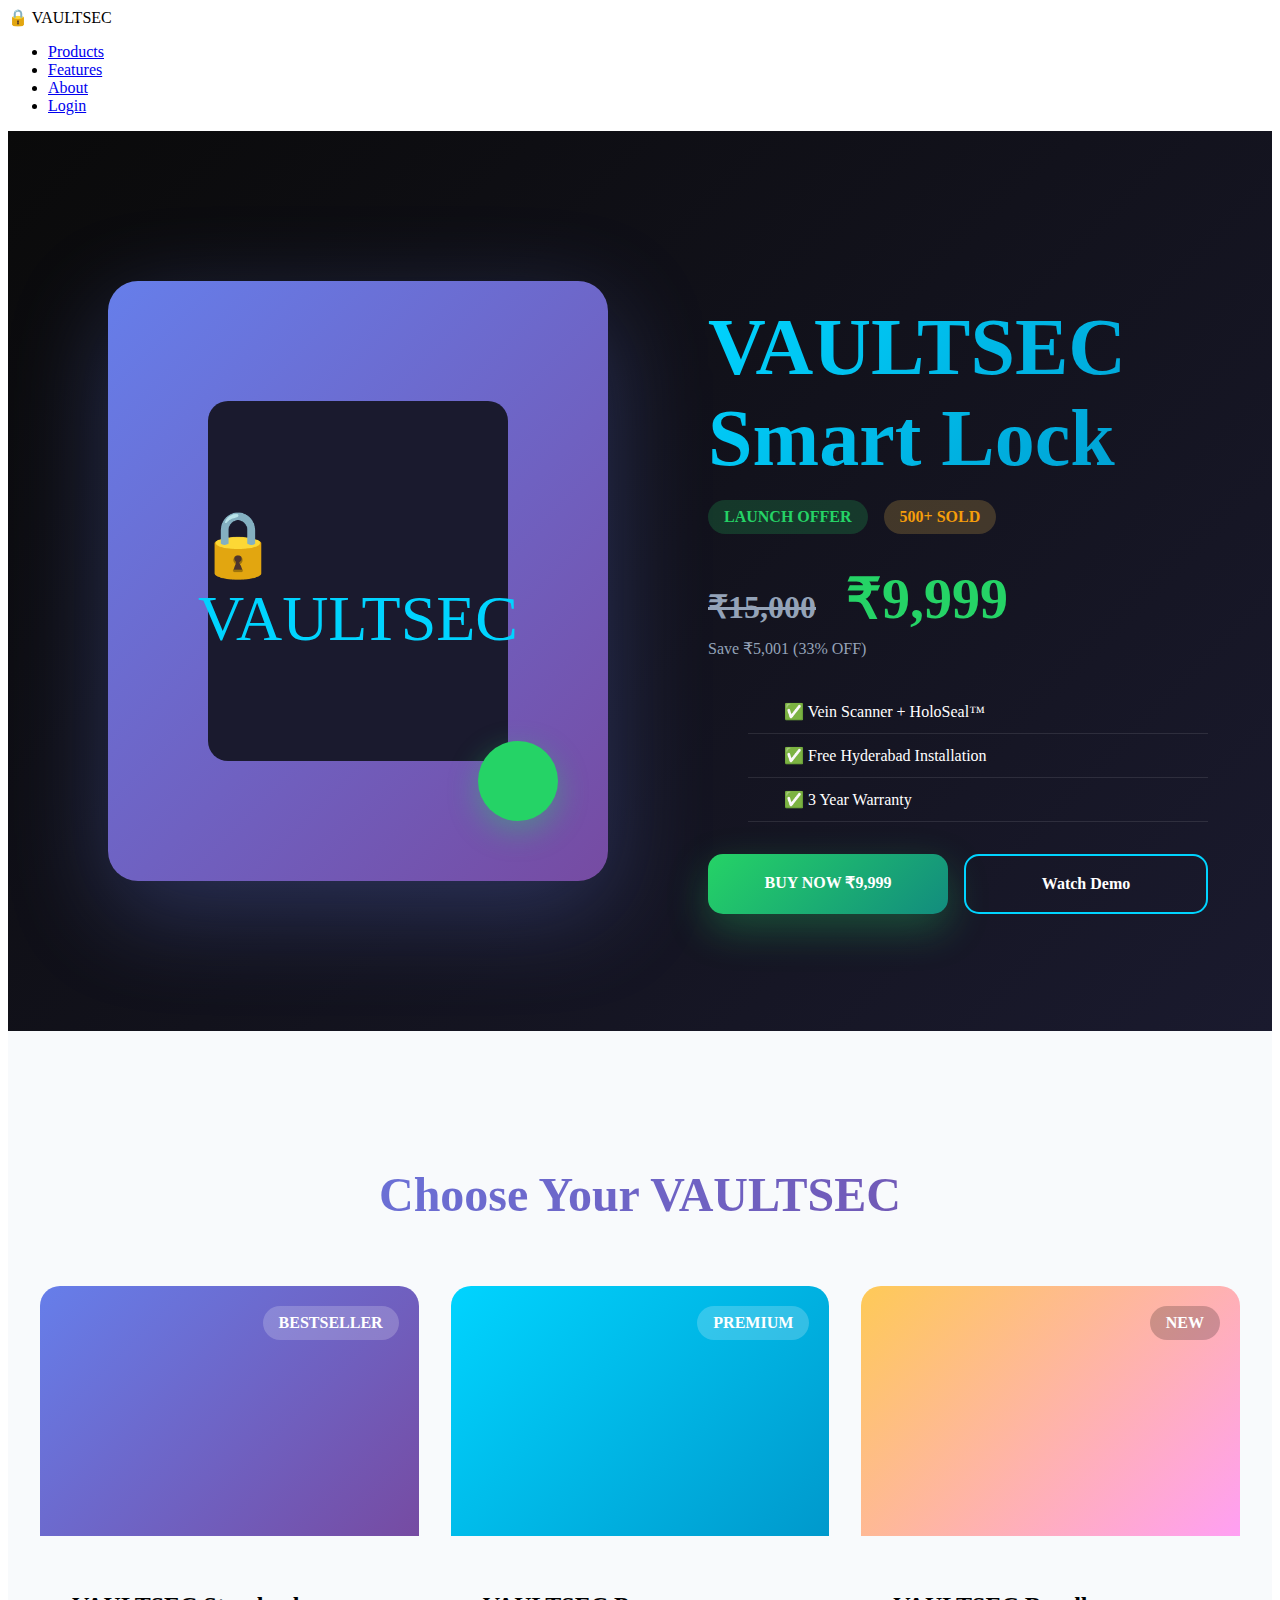
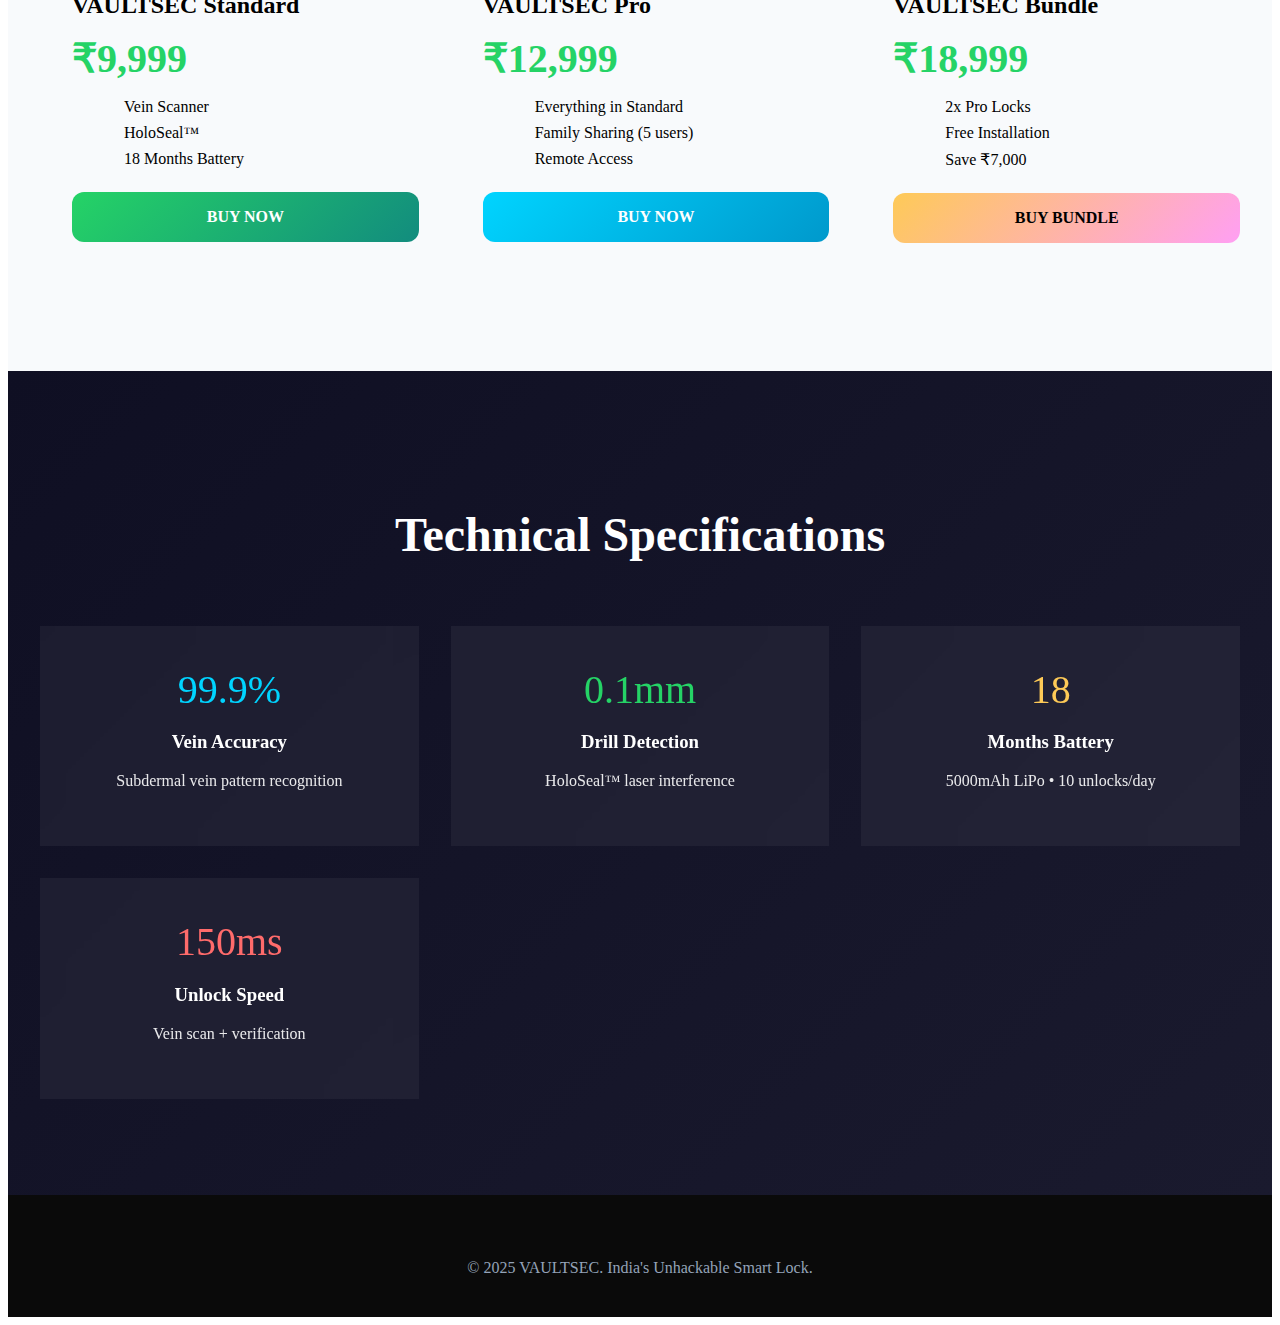
<file: index.html>
<!DOCTYPE html>
<html lang="en">
<head>
<head>
    <meta charset="UTF-8">
    <meta name="viewport" content="width=device-width, initial-scale=1.0">
    <meta name="theme-color" content="#667eea">
    <link rel="apple-touch-icon" href="icon-192.png">
    <link rel="manifest" href="manifest.json">
    <title>VAULTSEC - Unhackable Smart Lock | Buy Now ₹9,999</title>
</head>
<script>
if ('serviceWorker' in navigator) {
  navigator.serviceWorker.register('sw.js');
}
</script>
<body>
    <!-- NAVBAR -->
    <nav class="navbar">
        <div class="nav-container container">
            <div class="logo">🔒 VAULTSEC</div>
            <ul class="nav-menu">
                <li><a href="#products" class="nav-link">Products</a></li>
                <li><a href="#features" class="nav-link">Features</a></li>
                <li><a href="about.html" class="nav-link">About</a></li>
                <li><a href="login.html" class="btn-login">Login</a></li>
            </ul>
        </div>
    </nav>

    <!-- HERO WITH PRODUCT -->
    <section class="hero" style="height: 100vh; background: linear-gradient(135deg, #0a0a0a 0%, #1a1a2e 100%); display: flex; align-items: center; justify-content: space-between; padding: 0 2rem; color: white; position: relative; overflow: hidden;">
        <!-- Left: Product Image -->
        <div style="flex: 1; display: flex; justify-content: center; align-items: center;">
            <div style="width: 500px; height: 600px; background: linear-gradient(135deg, #667eea 0%, #764ba2 100%); border-radius: 30px; position: relative; box-shadow: 0 30px 100px rgba(102, 126, 234, 0.3);">
                <div style="position: absolute; top: 20%; left: 20%; width: 60%; height: 60%; background: #1a1a2e; border-radius: 20px; display: flex; align-items: center; justify-content: center; font-size: 4rem; color: #00d4ff;">
                    🔒 VAULTSEC
                </div>
                <div style="position: absolute; bottom: 10%; right: 10%; width: 80px; height: 80px; background: #25D366; border-radius: 50%; display: flex; align-items: center; justify-content: center; font-size: 2rem; color: white; box-shadow: 0 10px 30px rgba(37, 211, 102, 0.4);">
                    <i class="fas fa-fingerprint"></i>
                </div>
            </div>
        </div>

        <!-- Right: Product Info -->
        <div style="flex: 1; padding: 2rem; max-width: 500px;">
            <h1 style="font-size: clamp(3rem, 8vw, 5rem); font-weight: 800; background: linear-gradient(135deg, #00d4ff, #0099cc); -webkit-background-clip: text; -webkit-text-fill-color: transparent; margin-bottom: 1rem;">VAULTSEC Smart Lock</h1>
            <div style="display: flex; gap: 1rem; align-items: center; margin-bottom: 2rem;">
                <span style="background: rgba(37, 211, 102, 0.2); color: #25D366; padding: 0.5rem 1rem; border-radius: 20px; font-weight: 600;">LAUNCH OFFER</span>
                <span style="background: rgba(254, 202, 87, 0.2); color: #f59e0b; padding: 0.5rem 1rem; border-radius: 20px; font-weight: 600;">500+ SOLD</span>
            </div>
            <div style="margin-bottom: 2rem;">
                <div style="font-size: 3.5rem; font-weight: 800; color: #25D366; margin-bottom: 0.5rem;">
                    <span style="text-decoration: line-through; font-size: 2rem; color: #94a3b8; margin-right: 1rem;">₹15,000</span>
                    ₹<strong>9,999</strong>
                </div>
                <div style="color: #94a3b8;">Save ₹5,001 (33% OFF)</div>
            </div>
            <ul style="list-style: none; margin-bottom: 2rem;">
                <li style="display: flex; align-items: center; padding: 0.75rem 0; border-bottom: 1px solid rgba(255,255,255,0.1);"><i class="fas fa-check" style="color: #25D366; margin-right: 1rem; width: 20px;"></i>✅ Vein Scanner + HoloSeal™</li>
                <li style="display: flex; align-items: center; padding: 0.75rem 0; border-bottom: 1px solid rgba(255,255,255,0.1);"><i class="fas fa-check" style="color: #25D366; margin-right: 1rem; width: 20px;"></i>✅ Free Hyderabad Installation</li>
                <li style="display: flex; align-items: center; padding: 0.75rem 0; border-bottom: 1px solid rgba(255,255,255,0.1);"><i class="fas fa-check" style="color: #25D366; margin-right: 1rem; width: 20px;"></i>✅ 3 Year Warranty</li>
            </ul>
            <div style="display: flex; gap: 1rem; flex-wrap: wrap;">
                <a href="login.html" style="flex: 1; background: linear-gradient(135deg, #25D366 0%, #128C7E 100%); color: white; padding: 1.2rem; border-radius: 15px; text-decoration: none; font-weight: 700; text-align: center; box-shadow: 0 15px 40px rgba(37, 211, 102, 0.3);">
                    <i class="fas fa-shopping-cart"></i> BUY NOW ₹9,999
                </a>
                <a href="#products" style="flex: 1; background: transparent; color: white; padding: 1.2rem; border: 2px solid #00d4ff; border-radius: 15px; text-decoration: none; font-weight: 700; text-align: center;">
                    <i class="fas fa-play"></i> Watch Demo
                </a>
            </div>
        </div>
    </section>

    <!-- PRODUCTS SECTION -->
    <section id="products" style="padding: 6rem 2rem; background: #f8fafc;">
        <div class="container">
            <h2 style="text-align: center; font-size: 3rem; font-weight: 700; margin-bottom: 4rem; background: linear-gradient(135deg, #667eea 0%, #764ba2 100%); -webkit-background-clip: text; -webkit-text-fill-color: transparent;">Choose Your VAULTSEC</h2>
            <div style="display: grid; grid-template-columns: repeat(auto-fit, minmax(350px, 1fr)); gap: 2rem;">
                
                <!-- PRODUCT 1 -->
                <div class="card" style="border-radius: 20px; overflow: hidden; position: relative;">
                    <div style="height: 250px; background: linear-gradient(135deg, #667eea 0%, #764ba2 100%); position: relative; overflow: hidden;">
                        <div style="position: absolute; top: 20px; right: 20px; background: rgba(255,255,255,0.2); color: white; padding: 0.5rem 1rem; border-radius: 20px; font-weight: 600;">BESTSELLER</div>
                        <div style="position: absolute; bottom: 20px; left: 20px; right: 20px; text-align: center;">
                            <i class="fas fa-lock" style="font-size: 5rem; color: white;"></i>
                        </div>
                    </div>
                    <div style="padding: 2rem;">
                        <h3 style="font-size: 1.5rem; margin-bottom: 1rem;">VAULTSEC Standard</h3>
                        <div style="font-size: 2.5rem; font-weight: 800; color: #25D366; margin-bottom: 1rem;">₹9,999</div>
                        <ul style="list-style: none; margin-bottom: 1.5rem;">
                            <li style="display: flex; align-items: center; margin-bottom: 0.5rem;"><i class="fas fa-check" style="color: #25D366; margin-right: 0.75rem;"></i>Vein Scanner</li>
                            <li style="display: flex; align-items: center; margin-bottom: 0.5rem;"><i class="fas fa-check" style="color: #25D366; margin-right: 0.75rem;"></i>HoloSeal™</li>
                            <li style="display: flex; align-items: center; margin-bottom: 0.5rem;"><i class="fas fa-check" style="color: #25D366; margin-right: 0.75rem;"></i>18 Months Battery</li>
                        </ul>
                        <a href="login.html" style="width: 100%; background: linear-gradient(135deg, #25D366 0%, #128C7E 100%); color: white; padding: 1rem; border-radius: 12px; text-decoration: none; text-align: center; font-weight: 700; display: block;">BUY NOW</a>
                    </div>
                </div>

                <!-- PRODUCT 2 -->
                <div class="card" style="border-radius: 20px; overflow: hidden;">
                    <div style="height: 250px; background: linear-gradient(135deg, #00d4ff 0%, #0099cc 100%); position: relative; overflow: hidden;">
                        <div style="position: absolute; top: 20px; right: 20px; background: rgba(255,255,255,0.2); color: white; padding: 0.5rem 1rem; border-radius: 20px; font-weight: 600;">PREMIUM</div>
                        <div style="position: absolute; bottom: 20px; left: 20px; right: 20px; text-align: center;">
                            <i class="fas fa-lock-open" style="font-size: 5rem; color: white;"></i>
                        </div>
                    </div>
                    <div style="padding: 2rem;">
                        <h3 style="font-size: 1.5rem; margin-bottom: 1rem;">VAULTSEC Pro</h3>
                        <div style="font-size: 2.5rem; font-weight: 800; color: #25D366; margin-bottom: 1rem;">₹12,999</div>
                        <ul style="list-style: none; margin-bottom: 1.5rem;">
                            <li style="display: flex; align-items: center; margin-bottom: 0.5rem;"><i class="fas fa-check" style="color: #25D366; margin-right: 0.75rem;"></i>Everything in Standard</li>
                            <li style="display: flex; align-items: center; margin-bottom: 0.5rem;"><i class="fas fa-check" style="color: #25D366; margin-right: 0.75rem;"></i>Family Sharing (5 users)</li>
                            <li style="display: flex; align-items: center; margin-bottom: 0.5rem;"><i class="fas fa-check" style="color: #25D366; margin-right: 0.75rem;"></i>Remote Access</li>
                        </ul>
                        <a href="login.html" style="width: 100%; background: linear-gradient(135deg, #00d4ff 0%, #0099cc 100%); color: white; padding: 1rem; border-radius: 12px; text-decoration: none; text-align: center; font-weight: 700; display: block;">BUY NOW</a>
                    </div>
                </div>

                <!-- PRODUCT 3 -->
                <div class="card" style="border-radius: 20px; overflow: hidden;">
                    <div style="height: 250px; background: linear-gradient(135deg, #feca57 0%, #ff9ff3 100%); position: relative; overflow: hidden;">
                        <div style="position: absolute; top: 20px; right: 20px; background: rgba(0,0,0,0.2); color: white; padding: 0.5rem 1rem; border-radius: 20px; font-weight: 600;">NEW</div>
                        <div style="position: absolute; bottom: 20px; left: 20px; right: 20px; text-align: center;">
                            <i class="fas fa-shield-alt" style="font-size: 5rem; color: #000;"></i>
                        </div>
                    </div>
                    <div style="padding: 2rem;">
                        <h3 style="font-size: 1.5rem; margin-bottom: 1rem;">VAULTSEC Bundle</h3>
                        <div style="font-size: 2.5rem; font-weight: 800; color: #25D366; margin-bottom: 1rem;">₹18,999</div>
                        <ul style="list-style: none; margin-bottom: 1.5rem;">
                            <li style="display: flex; align-items: center; margin-bottom: 0.5rem;"><i class="fas fa-check" style="color: #25D366; margin-right: 0.75rem;"></i>2x Pro Locks</li>
                            <li style="display: flex; align-items: center; margin-bottom: 0.5rem;"><i class="fas fa-check" style="color: #25D366; margin-right: 0.75rem;"></i>Free Installation</li>
                            <li style="display: flex; align-items: center; margin-bottom: 0.5rem;"><i class="fas fa-check" style="color: #25D366; margin-right: 0.75rem;"></i>Save ₹7,000</li>
                        </ul>
                        <a href="login.html" style="width: 100%; background: linear-gradient(135deg, #feca57 0%, #ff9ff3 100%); color: #000; padding: 1rem; border-radius: 12px; text-decoration: none; text-align: center; font-weight: 700; display: block;">BUY BUNDLE</a>
                    </div>
                </div>
            </div>
        </div>
    </section>

    <!-- SPECIFICATIONS -->
    <section style="padding: 6rem 2rem; background: linear-gradient(135deg, #0f0f23 0%, #1a1a2e 100%); color: white;">
        <div class="container">
            <h2 style="text-align: center; font-size: 3rem; font-weight: 700; margin-bottom: 4rem;">Technical Specifications</h2>
            <div style="display: grid; grid-template-columns: repeat(auto-fit, minmax(300px, 1fr)); gap: 2rem;">
                <div class="card" style="background: rgba(255,255,255,0.05); padding: 2.5rem; text-align: center; backdrop-filter: blur(10px);">
                    <div style="font-size: 2.5rem; color: #00d4ff; margin-bottom: 1rem;">99.9%</div>
                    <h3>Vein Accuracy</h3>
                    <p style="opacity: 0.9;">Subdermal vein pattern recognition</p>
                </div>
                <div class="card" style="background: rgba(255,255,255,0.05); padding: 2.5rem; text-align: center; backdrop-filter: blur(10px);">
                    <div style="font-size: 2.5rem; color: #25D366; margin-bottom: 1rem;">0.1mm</div>
                    <h3>Drill Detection</h3>
                    <p style="opacity: 0.9;">HoloSeal™ laser interference</p>
                </div>
                <div class="card" style="background: rgba(255,255,255,0.05); padding: 2.5rem; text-align: center; backdrop-filter: blur(10px);">
                    <div style="font-size: 2.5rem; color: #feca57; margin-bottom: 1rem;">18</div>
                    <h3>Months Battery</h3>
                    <p style="opacity: 0.9;">5000mAh LiPo • 10 unlocks/day</p>
                </div>
                <div class="card" style="background: rgba(255,255,255,0.05); padding: 2.5rem; text-align: center; backdrop-filter: blur(10px);">
                    <div style="font-size: 2.5rem; color: #ff6b6b; margin-bottom: 1rem;">150ms</div>
                    <h3>Unlock Speed</h3>
                    <p style="opacity: 0.9;">Vein scan + verification</p>
                </div>
            </div>
        </div>
    </section>

    <!-- FOOTER -->
    <footer style="background: #0a0a0a; color: #94a3b8; padding: 3rem 0 1.5rem; text-align: center;">
        <div class="container">
            <p>&copy; 2025 VAULTSEC. India's Unhackable Smart Lock.</p>
        </div>
    </footer>
</body>
</html>
</file>
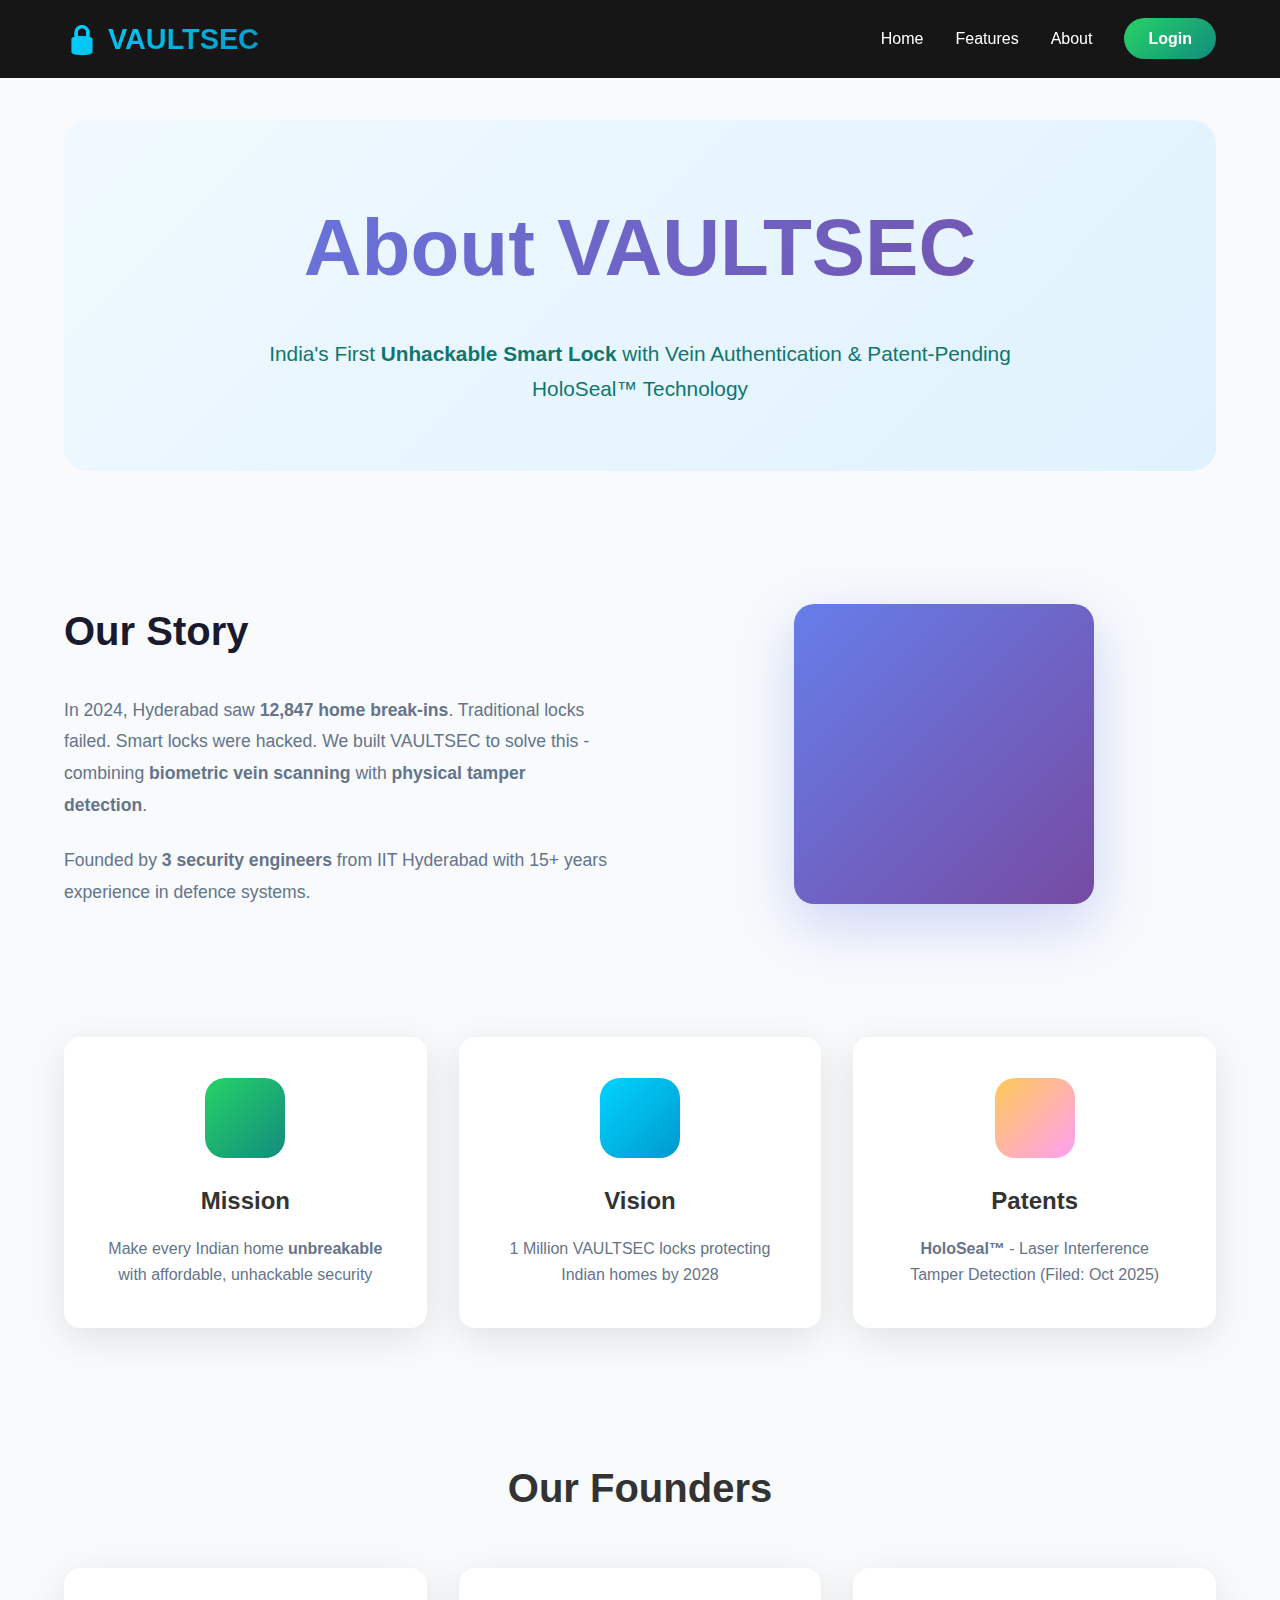
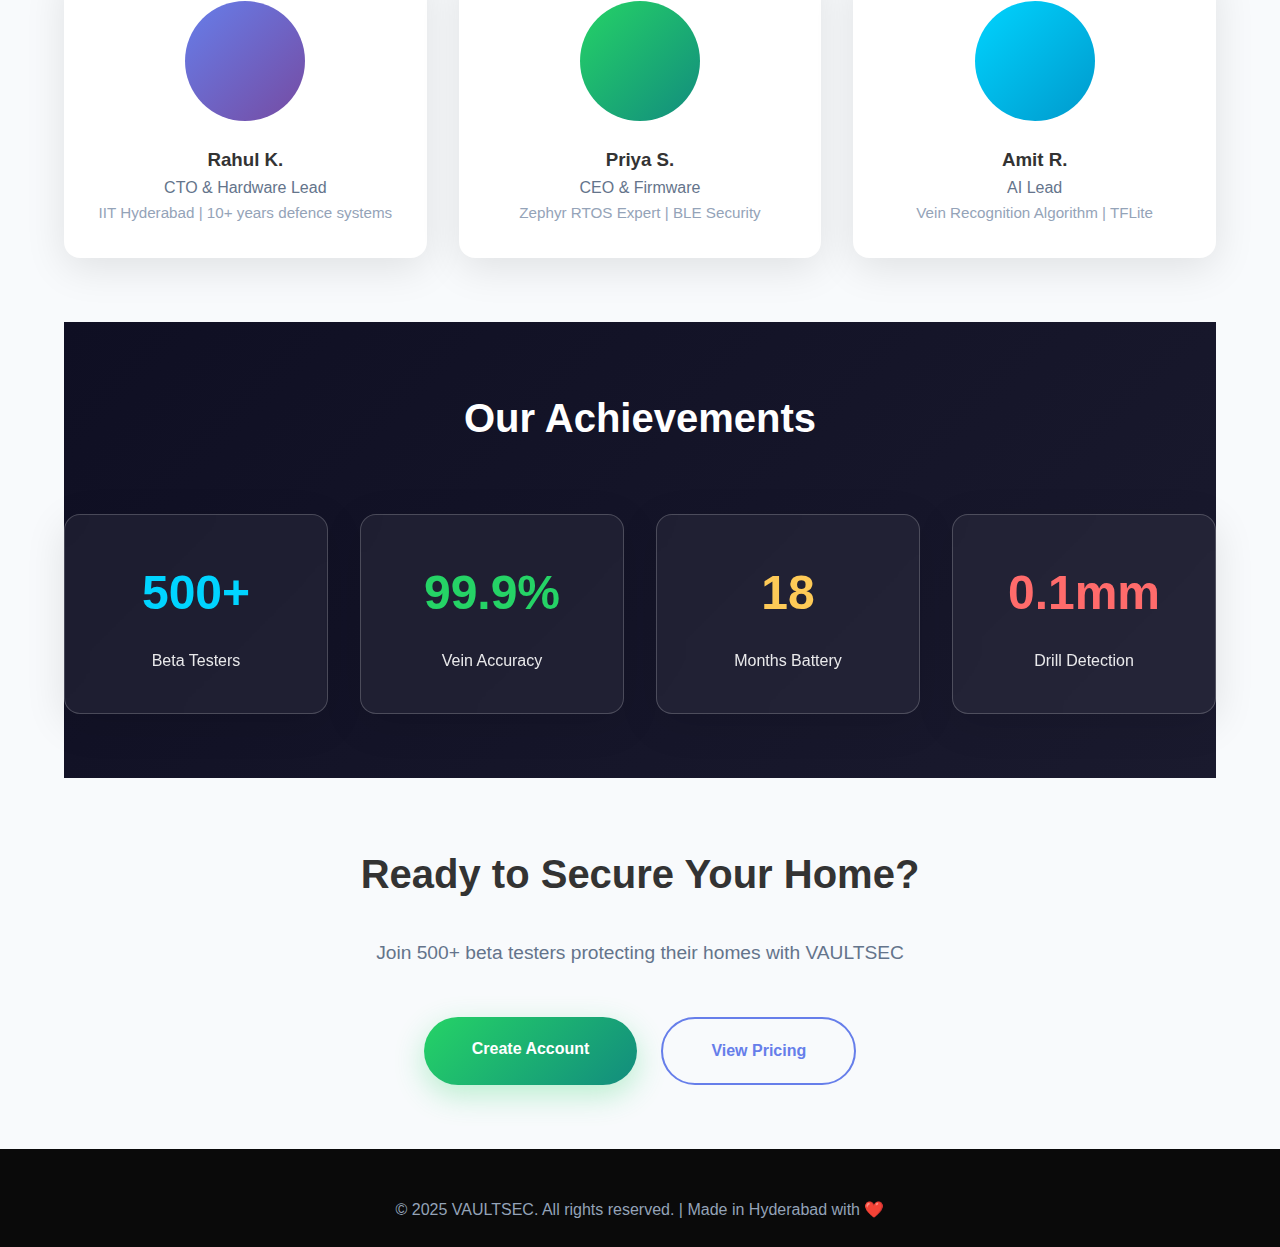
<file: about.html>
<!DOCTYPE html>
<html lang="en">
<head>
    <meta charset="UTF-8">
    <meta name="viewport" content="width=device-width, initial-scale=1.0">
    <title>About VAULTSEC - India's Unhackable Smart Lock</title>
    <link rel="stylesheet" href="style.css">
</head>
<body>
    <!-- NAVBAR -->
    <nav class="navbar">
        <div class="nav-container container">
            <div class="logo">🔒 VAULTSEC</div>
            <ul class="nav-menu">
                <li><a href="index.html" class="nav-link">Home</a></li>
                <li><a href="#features" class="nav-link">Features</a></li>
                <li><a href="#" class="nav-link active">About</a></li>
                <li><a href="login.html" class="btn-login">Login</a></li>
            </ul>
        </div>
    </nav>

    <div class="container" style="padding-top: 120px;">
        <!-- HERO ABOUT -->
        <section style="text-align: center; padding: 4rem 0; background: linear-gradient(135deg, #f0f9ff 0%, #e0f2fe 100%); border-radius: 24px; margin-bottom: 4rem;">
            <h1 style="font-size: clamp(3rem, 8vw, 5rem); font-weight: 800; background: linear-gradient(135deg, #667eea 0%, #764ba2 100%); -webkit-background-clip: text; -webkit-text-fill-color: transparent; margin-bottom: 1.5rem;">About VAULTSEC</h1>
            <p style="font-size: 1.3rem; color: #0f766e; max-width: 800px; margin: 0 auto; line-height: 1.7;">India's First <strong>Unhackable Smart Lock</strong> with Vein Authentication & Patent-Pending HoloSeal™ Technology</p>
        </section>

        <!-- COMPANY STORY -->
        <section style="padding: 4rem 0;">
            <div style="display: grid; grid-template-columns: 1fr 1fr; gap: 4rem; align-items: center;">
                <div>
                    <h2 style="font-size: 2.5rem; font-weight: 700; margin-bottom: 2rem; color: #1a1a2e;">Our Story</h2>
                    <p style="font-size: 1.1rem; color: #64748b; line-height: 1.8; margin-bottom: 1.5rem;">
                        In 2024, Hyderabad saw <strong>12,847 home break-ins</strong>. Traditional locks failed. Smart locks were hacked. 
                        We built VAULTSEC to solve this - combining <strong>biometric vein scanning</strong> with <strong>physical tamper detection</strong>.
                    </p>
                    <p style="font-size: 1.1rem; color: #64748b; line-height: 1.8;">
                        Founded by <strong>3 security engineers</strong> from IIT Hyderabad with 15+ years experience in defence systems.
                    </p>
                </div>
                <div style="text-align: center;">
                    <div style="background: linear-gradient(135deg, #667eea 0%, #764ba2 100%); width: 300px; height: 300px; border-radius: 20px; display: flex; align-items: center; justify-content: center; margin: 0 auto; color: white; font-size: 4rem; box-shadow: 0 20px 60px rgba(102, 126, 234, 0.3);">
                        <i class="fas fa-shield-alt"></i>
                    </div>
                </div>
            </div>
        </section>

        <!-- MISSION & VISION -->
        <section style="padding: 4rem 0; background: #f8fafc;">
            <div style="display: grid; grid-template-columns: repeat(auto-fit, minmax(300px, 1fr)); gap: 2rem; text-align: center;">
                <div class="card" style="padding: 2.5rem;">
                    <div style="width: 80px; height: 80px; background: linear-gradient(135deg, #25D366 0%, #128C7E 100%); border-radius: 20px; display: flex; align-items: center; justify-content: center; margin: 0 auto 1.5rem; color: white; font-size: 2rem;">
                        <i class="fas fa-bullseye"></i>
                    </div>
                    <h3 style="font-size: 1.5rem; margin-bottom: 1rem;">Mission</h3>
                    <p style="color: #64748b;">Make every Indian home <strong>unbreakable</strong> with affordable, unhackable security</p>
                </div>
                <div class="card" style="padding: 2.5rem;">
                    <div style="width: 80px; height: 80px; background: linear-gradient(135deg, #00d4ff 0%, #0099cc 100%); border-radius: 20px; display: flex; align-items: center; justify-content: center; margin: 0 auto 1.5rem; color: white; font-size: 2rem;">
                        <i class="fas fa-rocket"></i>
                    </div>
                    <h3 style="font-size: 1.5rem; margin-bottom: 1rem;">Vision</h3>
                    <p style="color: #64748b;">1 Million VAULTSEC locks protecting Indian homes by 2028</p>
                </div>
                <div class="card" style="padding: 2.5rem;">
                    <div style="width: 80px; height: 80px; background: linear-gradient(135deg, #feca57 0%, #ff9ff3 100%); border-radius: 20px; display: flex; align-items: center; justify-content: center; margin: 0 auto 1.5rem; color: #000; font-size: 2rem;">
                        <i class="fas fa-award"></i>
                    </div>
                    <h3 style="font-size: 1.5rem; margin-bottom: 1rem;">Patents</h3>
                    <p style="color: #64748b;"><strong>HoloSeal™</strong> - Laser Interference Tamper Detection (Filed: Oct 2025)</p>
                </div>
            </div>
        </section>

        <!-- TEAM -->
        <section style="padding: 4rem 0;">
            <h2 style="text-align: center; font-size: 2.5rem; font-weight: 700; margin-bottom: 3rem;">Our Founders</h2>
            <div style="display: grid; grid-template-columns: repeat(auto-fit, minmax(280px, 1fr)); gap: 2rem;">
                <div class="card text-center" style="padding: 2rem;">
                    <div style="width: 120px; height: 120px; background: linear-gradient(135deg, #667eea 0%, #764ba2 100%); border-radius: 50%; margin: 0 auto 1.5rem; display: flex; align-items: center; justify-content: center; color: white; font-size: 3rem;">
                        <i class="fas fa-user-engineer"></i>
                    </div>
                    <h3>Rahul K.</h3>
                    <p style="color: #64748b; font-weight: 500;">CTO & Hardware Lead</p>
                    <p style="color: #94a3b8; font-size: 0.95rem;">IIT Hyderabad | 10+ years defence systems</p>
                </div>
                <div class="card text-center" style="padding: 2rem;">
                    <div style="width: 120px; height: 120px; background: linear-gradient(135deg, #25D366 0%, #128C7E 100%); border-radius: 50%; margin: 0 auto 1.5rem; display: flex; align-items: center; justify-content: center; color: white; font-size: 3rem;">
                        <i class="fas fa-code"></i>
                    </div>
                    <h3>Priya S.</h3>
                    <p style="color: #64748b; font-weight: 500;">CEO & Firmware</p>
                    <p style="color: #94a3b8; font-size: 0.95rem;">Zephyr RTOS Expert | BLE Security</p>
                </div>
                <div class="card text-center" style="padding: 2rem;">
                    <div style="width: 120px; height: 120px; background: linear-gradient(135deg, #00d4ff 0%, #0099cc 100%); border-radius: 50%; margin: 0 auto 1.5rem; display: flex; align-items: center; justify-content: center; color: white; font-size: 3rem;">
                        <i class="fas fa-brain"></i>
                    </div>
                    <h3>Amit R.</h3>
                    <p style="color: #64748b; font-weight: 500;">AI Lead</p>
                    <p style="color: #94a3b8; font-size: 0.95rem;">Vein Recognition Algorithm | TFLite</p>
                </div>
            </div>
        </section>

        <!-- ACHIEVEMENTS -->
        <section style="padding: 4rem 0; background: linear-gradient(135deg, #0f0f23 0%, #1a1a2e 100%); color: white;">
            <h2 style="text-align: center; font-size: 2.5rem; font-weight: 700; margin-bottom: 4rem;">Our Achievements</h2>
            <div style="display: grid; grid-template-columns: repeat(auto-fit, minmax(250px, 1fr)); gap: 2rem;">
                <div class="card" style="background: rgba(255,255,255,0.05); color: white; padding: 2.5rem; text-align: center; backdrop-filter: blur(10px);">
                    <div style="font-size: 3rem; font-weight: 800; color: #00d4ff; margin-bottom: 1rem;">500+</div>
                    <p style="opacity: 0.9;">Beta Testers</p>
                </div>
                <div class="card" style="background: rgba(255,255,255,0.05); color: white; padding: 2.5rem; text-align: center; backdrop-filter: blur(10px);">
                    <div style="font-size: 3rem; font-weight: 800; color: #25D366; margin-bottom: 1rem;">99.9%</div>
                    <p style="opacity: 0.9;">Vein Accuracy</p>
                </div>
                <div class="card" style="background: rgba(255,255,255,0.05); color: white; padding: 2.5rem; text-align: center; backdrop-filter: blur(10px);">
                    <div style="font-size: 3rem; font-weight: 800; color: #feca57; margin-bottom: 1rem;">18</div>
                    <p style="opacity: 0.9;">Months Battery</p>
                </div>
                <div class="card" style="background: rgba(255,255,255,0.05); color: white; padding: 2.5rem; text-align: center; backdrop-filter: blur(10px);">
                    <div style="font-size: 3rem; font-weight: 800; color: #ff6b6b; margin-bottom: 1rem;">0.1mm</div>
                    <p style="opacity: 0.9;">Drill Detection</p>
                </div>
            </div>
        </section>

        <!-- CTA -->
        <section style="padding: 4rem 0; text-align: center; background: #f8fafc;">
            <h2 style="font-size: 2.5rem; font-weight: 700; margin-bottom: 2rem;">Ready to Secure Your Home?</h2>
            <p style="font-size: 1.2rem; color: #64748b; margin-bottom: 3rem; max-width: 600px; margin-left: auto; margin-right: auto;">
                Join 500+ beta testers protecting their homes with VAULTSEC
            </p>
            <div style="display: flex; gap: 1.5rem; justify-content: center; flex-wrap: wrap;">
                <a href="login.html" style="background: linear-gradient(135deg, #25D366 0%, #128C7E 100%); color: white; padding: 1.2rem 3rem; border-radius: 50px; text-decoration: none; font-weight: 700; box-shadow: 0 10px 30px rgba(37,211,102,0.3);">
                    <i class="fas fa-sign-in-alt"></i> Create Account
                </a>
                <a href="index.html#pricing" style="background: transparent; color: #667eea; padding: 1.2rem 3rem; border: 2px solid #667eea; border-radius: 50px; text-decoration: none; font-weight: 700;">
                    View Pricing
                </a>
            </div>
        </section>
    </div>

    <!-- FOOTER (Same as home) -->
    <footer style="background: #0a0a0a; color: #94a3b8; padding: 3rem 0 1.5rem; text-align: center;">
        <div class="container">
            <p>&copy; 2025 VAULTSEC. All rights reserved. | Made in Hyderabad with ❤️</p>
        </div>
    </footer>
</body>
</html>
</file>
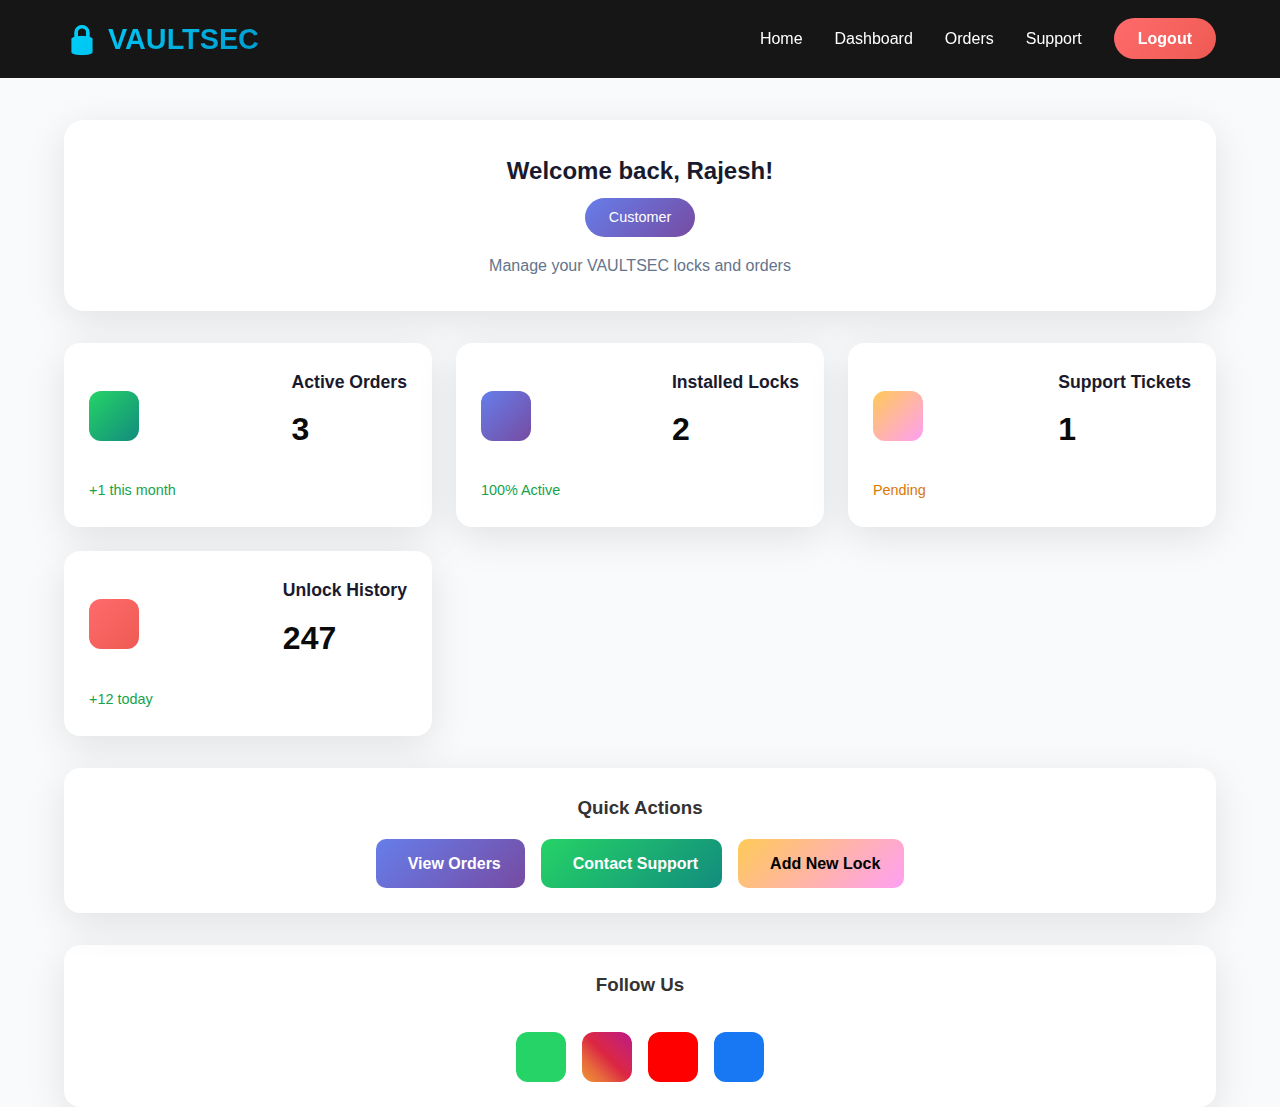
<file: customer-dashboard.html>
<!DOCTYPE html>
<html lang="en">
<head>
    <meta charset="UTF-8">
    <meta name="viewport" content="width=device-width, initial-scale=1.0">
    <title>Customer Dashboard - VAULTSEC</title>
    <link rel="stylesheet" href="style.css">
</head>
<body>
    <!-- NAVBAR -->
    <nav class="navbar">
        <div class="nav-container container">
            <div class="logo">🔒 VAULTSEC</div>
            <ul class="nav-menu">
                <li><a href="index.html" class="nav-link">Home</a></li>
                <li><a href="#" class="nav-link active">Dashboard</a></li>
                <li><a href="orders.html" class="nav-link">Orders</a></li>
                <li><a href="#" class="nav-link">Support</a></li>
                <li><a href="#" class="btn-logout">Logout</a></li>
            </ul>
        </div>
    </nav>

    <div class="container" style="padding-top: 120px;">
        <!-- DASHBOARD HEADER -->
        <div class="dashboard-header">
            <h1 class="welcome-user">Welcome back, Rajesh!</h1>
            <span class="user-role">Customer</span>
            <p style="color: #64748b; margin-top: 1rem;">Manage your VAULTSEC locks and orders</p>
        </div>

        <!-- STATS CARDS -->
        <div class="dashboard-grid">
            <div class="card">
                <div class="card-header">
                    <div class="card-icon icon-success">
                        <i class="fas fa-shopping-cart"></i>
                    </div>
                    <div>
                        <div class="card-title">Active Orders</div>
                        <div class="card-value">3</div>
                    </div>
                </div>
                <div class="card-change" style="color: #16a34a;">+1 this month</div>
            </div>
            <div class="card">
                <div class="card-header">
                    <div class="card-icon icon-primary">
                        <i class="fas fa-lock"></i>
                    </div>
                    <div>
                        <div class="card-title">Installed Locks</div>
                        <div class="card-value">2</div>
                    </div>
                </div>
                <div class="card-change" style="color: #16a34a;">100% Active</div>
            </div>
            <div class="card">
                <div class="card-header">
                    <div class="card-icon icon-warning">
                        <i class="fas fa-headset"></i>
                    </div>
                    <div>
                        <div class="card-title">Support Tickets</div>
                        <div class="card-value">1</div>
                    </div>
                </div>
                <div class="card-change" style="color: #d97706;">Pending</div>
            </div>
            <div class="card">
                <div class="card-header">
                    <div class="card-icon icon-danger">
                        <i class="fas fa-history"></i>
                    </div>
                    <div>
                        <div class="card-title">Unlock History</div>
                        <div class="card-value">247</div>
                    </div>
                </div>
                <div class="card-change" style="color: #16a34a;">+12 today</div>
            </div>
        </div>

        <!-- QUICK ACTIONS -->
        <div class="dashboard-grid" style="margin-top: 2rem;">
            <div class="card text-center">
                <h3 style="margin-bottom: 1rem;">Quick Actions</h3>
                <div style="display: flex; gap: 1rem; flex-wrap: wrap; justify-content: center;">
                    <a href="orders.html" class="btn-action btn-primary">
                        <i class="fas fa-shopping-bag"></i> View Orders
                    </a>
                    <a href="#" class="btn-action btn-success">
                        <i class="fab fa-whatsapp"></i> Contact Support
                    </a>
                    <a href="#" class="btn-action btn-warning">
                        <i class="fas fa-plus"></i> Add New Lock
                    </a>
                </div>
            </div>
        </div>

        <!-- SOCIAL LINKS -->
        <div class="card text-center" style="margin-top: 2rem;">
            <h3 style="margin-bottom: 1.5rem;">Follow Us</h3>
            <div class="social-links">
                <a href="#" class="social-link social-whatsapp" title="WhatsApp">
                    <i class="fab fa-whatsapp"></i>
                </a>
                <a href="#" class="social-link social-instagram" title="Instagram">
                    <i class="fab fa-instagram"></i>
                </a>
                <a href="#" class="social-link social-youtube" title="YouTube">
                    <i class="fab fa-youtube"></i>
                </a>
                <a href="#" class="social-link social-facebook" title="Facebook">
                    <i class="fab fa-facebook-f"></i>
                </a>
            </div>
        </div>
    </div>
</body>
</html>
</file>
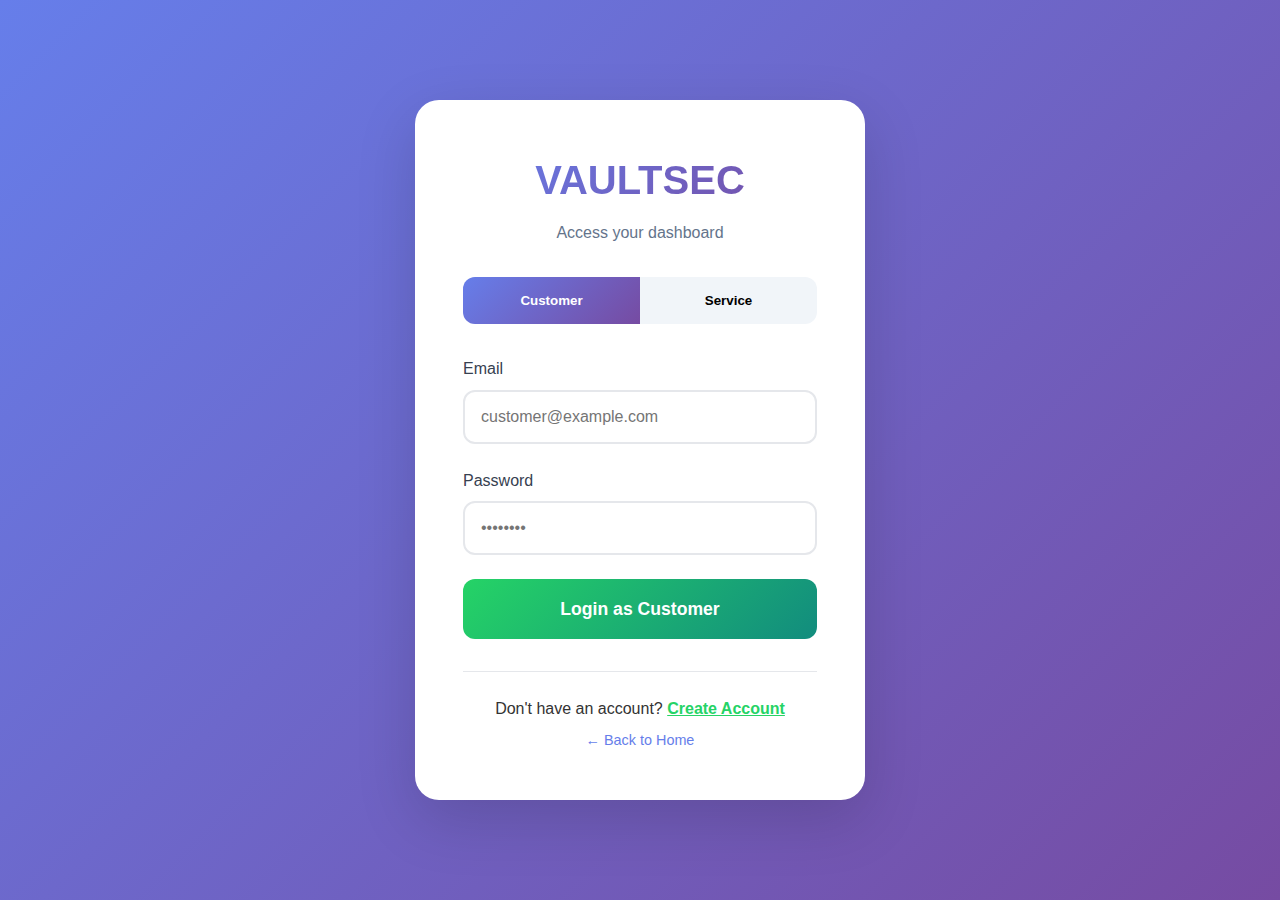
<file: login.html>
<!DOCTYPE html>
<html lang="en">
<head>
    <meta charset="UTF-8">
    <meta name="viewport" content="width=device-width, initial-scale=1.0">
    <title>Login - VAULTSEC</title>
    <link rel="stylesheet" href="style.css">
</head>
<body class="login-container">
    <div class="login-card">
        <div style="text-align: center; margin-bottom: 2rem;">
            <h1 style="font-size: 2.5rem; font-weight: 800; background: linear-gradient(135deg, #667eea 0%, #764ba2 100%); -webkit-background-clip: text; -webkit-text-fill-color: transparent;">VAULTSEC</h1>
            <p style="color: #64748b; margin-top: 0.5rem;">Access your dashboard</p>
        </div>

        <!-- TABS -->
        <div class="login-tabs">
            <button class="tab-btn active" onclick="switchTab('customer')">Customer</button>
            <button class="tab-btn" onclick="switchTab('service')">Service</button>
        </div>

        <!-- CUSTOMER LOGIN -->
        <form class="login-form active" id="customer-form">
            <div class="form-group">
                <label>Email</label>
                <input type="email" placeholder="customer@example.com" required>
            </div>
            <div class="form-group">
                <label>Password</label>
                <input type="password" placeholder="••••••••" required>
            </div>
            <button type="submit" class="btn-submit">
                <i class="fas fa-sign-in-alt"></i> Login as Customer
            </button>
        </form>

        <!-- SERVICE LOGIN -->
        <form class="login-form" id="service-form">
            <div class="form-group">
                <label>Service ID</label>
                <input type="text" placeholder="SVC-12345" required>
            </div>
            <div class="form-group">
                <label>Password</label>
                <input type="password" placeholder="••••••••" required>
            </div>
            <button type="submit" class="btn-submit">
                <i class="fas fa-tools"></i> Login as Service
            </button>
        </form>

        <!-- ✅ NEW REGISTER LINK - ADDED HERE -->
        <div style="text-align: center; margin-top: 2rem; padding-top: 1.5rem; border-top: 1px solid #e5e7eb;">
            <p style="margin: 0;">Don't have an account? <a href="register.html" style="color: #25D366; font-weight: 600;">Create Account</a></p>
            <p style="margin: 0.5rem 0 0 0; font-size: 0.9rem;"><a href="index.html" style="color: #667eea; text-decoration: none;">← Back to Home</a></p>
        </div>
    </div>

    <script>
        function switchTab(type) {
            document.querySelectorAll('.tab-btn').forEach(btn => btn.classList.remove('active'));
            event.target.classList.add('active');
            document.querySelectorAll('.login-form').forEach(form => form.classList.remove('active'));
            document.getElementById(type + '-form').classList.add('active');
        }

        document.querySelectorAll('form').forEach(form => {
            form.addEventListener('submit', function(e) {
                e.preventDefault();
                setTimeout(() => {
                    if (this.id === 'customer-form') {
                        window.location.href = 'customer-dashboard.html';
                    } else {
                        window.location.href = 'service-dashboard.html';
                    }
                }, 1000);
            });
        });
    </script>
</body>
</html>
</file>
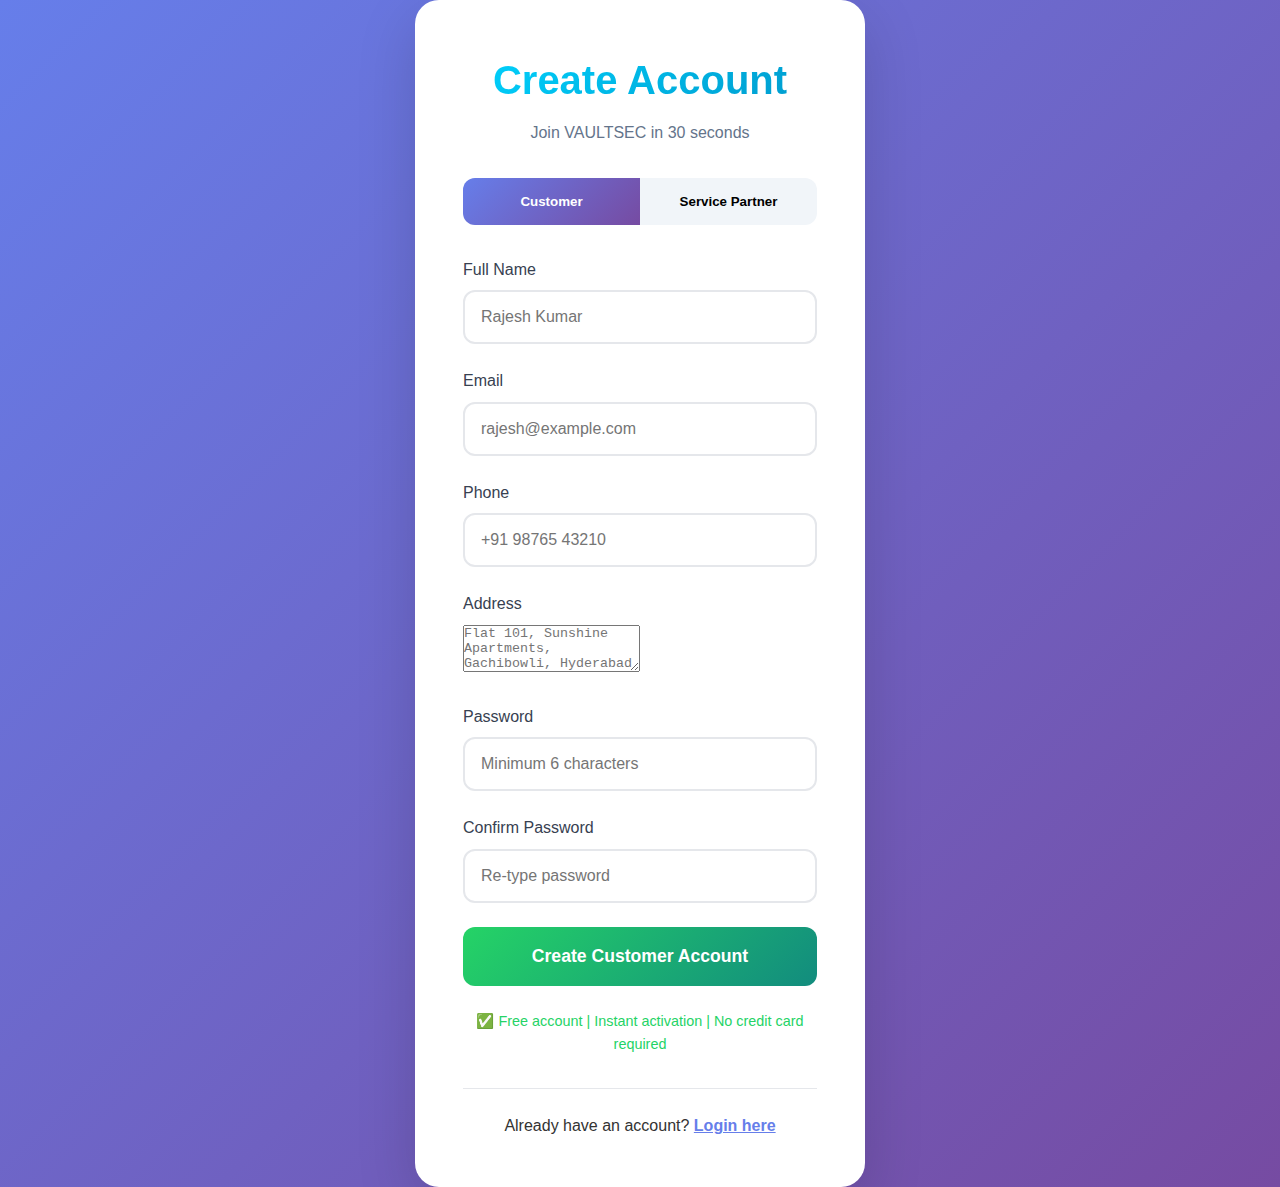
<file: register.html>
<!DOCTYPE html>
<html lang="en">
<head>
    <meta charset="UTF-8">
    <meta name="viewport" content="width=device-width, initial-scale=1.0">
    <title>Create Account - VAULTSEC</title>
    <link rel="stylesheet" href="style.css">
</head>
<body class="login-container" style="background: linear-gradient(135deg, #667eea 0%, #764ba2 100%);">
    <div class="login-card">
        <div style="text-align: center; margin-bottom: 2rem;">
            <h1 style="font-size: 2.5rem; font-weight: 800; background: linear-gradient(135deg, #00d4ff 0%, #0099cc 100%); -webkit-background-clip: text; -webkit-text-fill-color: transparent;">Create Account</h1>
            <p style="color: #64748b; margin-top: 0.5rem;">Join VAULTSEC in 30 seconds</p>
        </div>

        <!-- TABS -->
        <div class="login-tabs">
            <button class="tab-btn active" onclick="switchTab('customer')">Customer</button>
            <button class="tab-btn" onclick="switchTab('service')">Service Partner</button>
        </div>

        <!-- CUSTOMER REGISTER -->
        <form class="login-form active" id="customer-register">
            <div class="form-group">
                <label>Full Name</label>
                <input type="text" placeholder="Rajesh Kumar" required>
            </div>
            <div class="form-group">
                <label>Email</label>
                <input type="email" placeholder="rajesh@example.com" required>
            </div>
            <div class="form-group">
                <label>Phone</label>
                <input type="tel" placeholder="+91 98765 43210" required>
            </div>
            <div class="form-group">
                <label>Address</label>
                <textarea rows="3" placeholder="Flat 101, Sunshine Apartments, Gachibowli, Hyderabad" required></textarea>
            </div>
            <div class="form-group">
                <label>Password</label>
                <input type="password" placeholder="Minimum 6 characters" required>
            </div>
            <div class="form-group">
                <label>Confirm Password</label>
                <input type="password" placeholder="Re-type password" required>
            </div>
            <button type="submit" class="btn-submit">
                <i class="fas fa-user-plus"></i> Create Customer Account
            </button>
            <div style="text-align: center; margin-top: 1.5rem; font-size: 0.9rem; color: #25D366;">
                ✅ Free account | Instant activation | No credit card required
            </div>
        </form>

        <!-- SERVICE REGISTER -->
        <form class="login-form" id="service-register">
            <div class="form-group">
                <label>Service Partner Name</label>
                <input type="text" placeholder="ABC Security Solutions" required>
            </div>
            <div class="form-group">
                <label>Owner Name</label>
                <input type="text" placeholder="John Doe" required>
            </div>
            <div class="form-group">
                <label>Business Email</label>
                <input type="email" placeholder="john@abcsecurity.com" required>
            </div>
            <div class="form-group">
                <label>Phone</label>
                <input type="tel" placeholder="+91 98765 43210" required>
            </div>
            <div class="form-group">
                <label>GST Number</label>
                <input type="text" placeholder="12ABCDE1234F1Z5" required>
            </div>
            <div class="form-group">
                <label>Service Area</label>
                <input type="text" placeholder="Hyderabad, Secunderabad" required>
            </div>
            <div class="form-group">
                <label>Password</label>
                <input type="password" placeholder="Minimum 6 characters" required>
            </div>
            <button type="submit" class="btn-submit">
                <i class="fas fa-tools"></i> Apply as Service Partner
            </button>
            <div style="text-align: center; margin-top: 1.5rem; font-size: 0.9rem; color: #25D366;">
                ✅ Free application | Approval in 24 hours | ₹500/install commission
            </div>
        </form>

        <div style="text-align: center; margin-top: 2rem; padding-top: 1.5rem; border-top: 1px solid #e5e7eb;">
            <p style="margin: 0;">Already have an account? <a href="login.html" style="color: #667eea; font-weight: 600;">Login here</a></p>
        </div>
    </div>

    <script>
        function switchTab(type) {
            document.querySelectorAll('.tab-btn').forEach(btn => btn.classList.remove('active'));
            event.target.classList.add('active');
            
            document.querySelectorAll('.login-form').forEach(form => form.classList.remove('active'));
            document.getElementById(type + '-register').classList.add('active');
        }

        // Demo registration
        document.querySelectorAll('form').forEach(form => {
            form.addEventListener('submit', function(e) {
                e.preventDefault();
                alert('✅ Account created successfully!\n\nRedirecting to login...');
                setTimeout(() => {
                    window.location.href = 'login.html';
                }, 1500);
            });
        });
    </script>
</body>
</html>
</file>
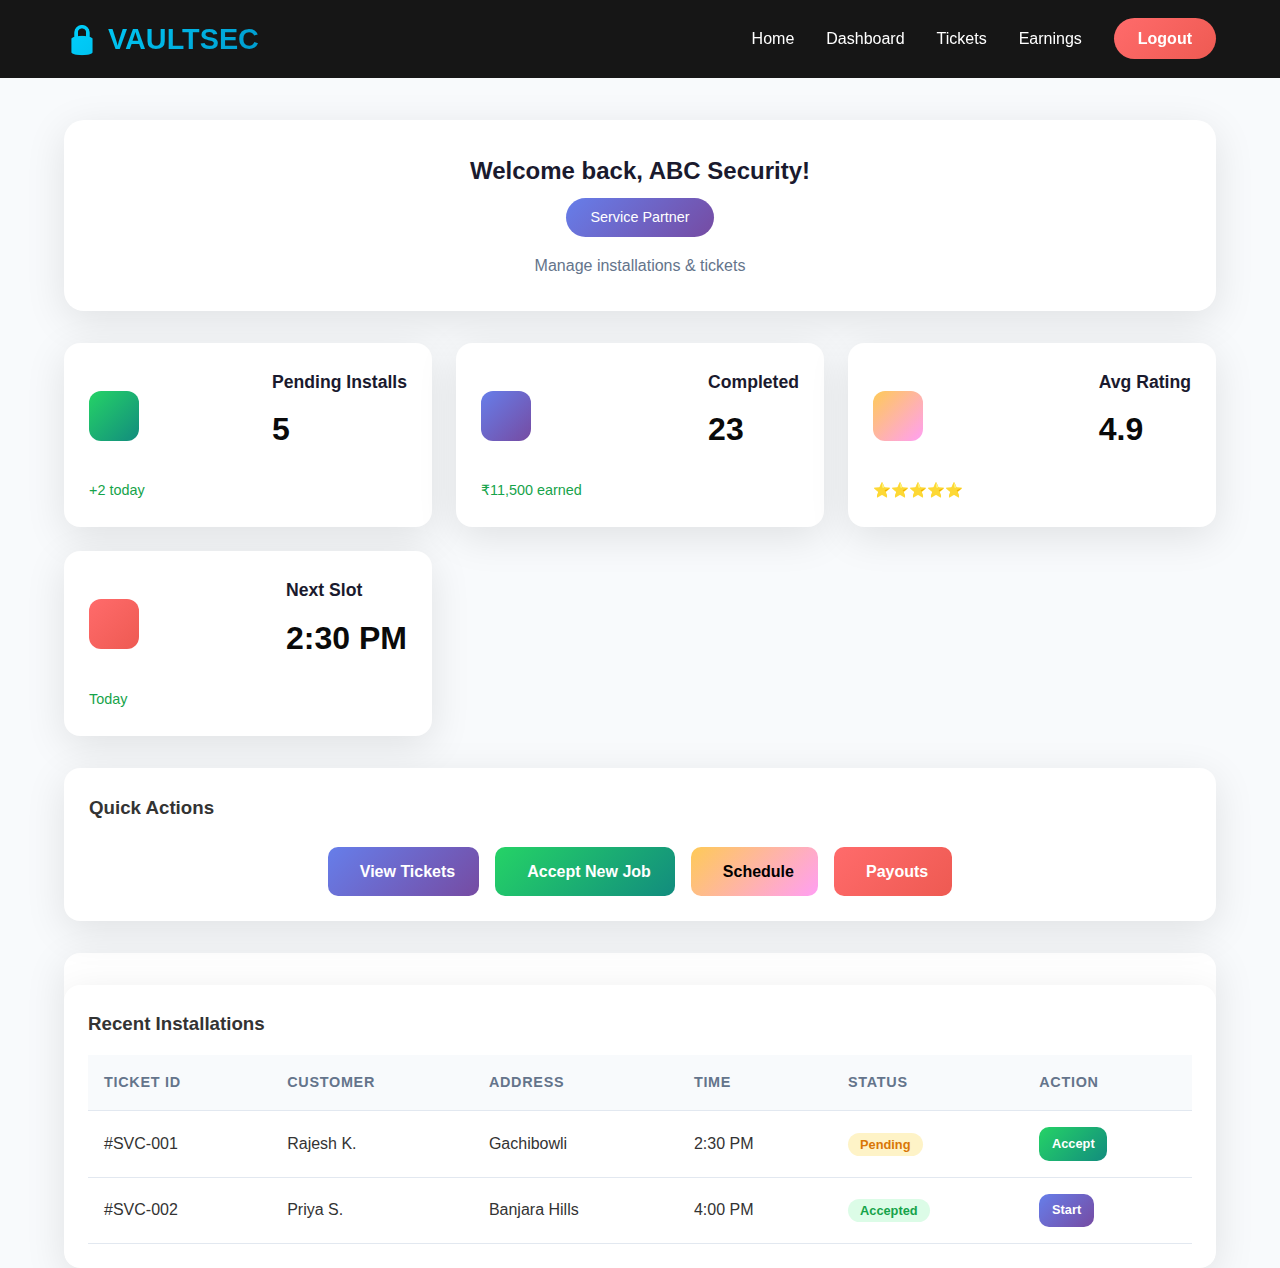
<file: service-dasboard.html>
<!DOCTYPE html>
<html lang="en">
<head>
    <meta charset="UTF-8">
    <meta name="viewport" content="width=device-width, initial-scale=1.0">
    <title>Service Dashboard - VAULTSEC</title>
    <link rel="stylesheet" href="style.css">
</head>
<body>
    <!-- NAVBAR -->
    <nav class="navbar">
        <div class="nav-container container">
            <div class="logo">🔒 VAULTSEC</div>
            <ul class="nav-menu">
                <li><a href="index.html" class="nav-link">Home</a></li>
                <li><a href="#" class="nav-link active">Dashboard</a></li>
                <li><a href="tickets.html" class="nav-link">Tickets</a></li>
                <li><a href="#" class="nav-link">Earnings</a></li>
                <li><a href="login.html" class="btn-logout">Logout</a></li>
            </ul>
        </div>
    </nav>

    <div class="container" style="padding-top: 120px;">
        <!-- DASHBOARD HEADER -->
        <div class="dashboard-header">
            <h1 class="welcome-user">Welcome back, ABC Security!</h1>
            <span class="user-role">Service Partner</span>
            <p style="color: #64748b; margin-top: 1rem;">Manage installations & tickets</p>
        </div>

        <!-- STATS CARDS -->
        <div class="dashboard-grid">
            <div class="card">
                <div class="card-header">
                    <div class="card-icon icon-success">
                        <i class="fas fa-tools"></i>
                    </div>
                    <div>
                        <div class="card-title">Pending Installs</div>
                        <div class="card-value">5</div>
                    </div>
                </div>
                <div class="card-change" style="color: #16a34a;">+2 today</div>
            </div>
            <div class="card">
                <div class="card-header">
                    <div class="card-icon icon-primary">
                        <i class="fas fa-check-circle"></i>
                    </div>
                    <div>
                        <div class="card-title">Completed</div>
                        <div class="card-value">23</div>
                    </div>
                </div>
                <div class="card-change" style="color: #16a34a;">₹11,500 earned</div>
            </div>
            <div class="card">
                <div class="card-header">
                    <div class="card-icon icon-warning">
                        <i class="fas fa-star"></i>
                    </div>
                    <div>
                        <div class="card-title">Avg Rating</div>
                        <div class="card-value">4.9</div>
                    </div>
                </div>
                <div class="card-change" style="color: #d97706;">⭐⭐⭐⭐⭐</div>
            </div>
            <div class="card">
                <div class="card-header">
                    <div class="card-icon icon-danger">
                        <i class="fas fa-clock"></i>
                    </div>
                    <div>
                        <div class="card-title">Next Slot</div>
                        <div class="card-value">2:30 PM</div>
                    </div>
                </div>
                <div class="card-change" style="color: #16a34a;">Today</div>
            </div>
        </div>

        <!-- QUICK ACTIONS -->
        <div class="dashboard-grid">
            <div class="card">
                <h3 style="margin-bottom: 1.5rem;">Quick Actions</h3>
                <div style="display: flex; gap: 1rem; flex-wrap: wrap; justify-content: center;">
                    <a href="tickets.html" class="btn-action btn-primary">
                        <i class="fas fa-ticket"></i> View Tickets
                    </a>
                    <a href="#" class="btn-action btn-success">
                        <i class="fas fa-plus"></i> Accept New Job
                    </a>
                    <a href="#" class="btn-action btn-warning">
                        <i class="fas fa-calendar"></i> Schedule
                    </a>
                    <a href="#" class="btn-action btn-danger">
                        <i class="fas fa-file-invoice"></i> Payouts
                    </a>
                </div>
            </div>
        </div>

        <!-- RECENT TICKETS -->
        <div class="table-responsive">
            <div style="background: white; padding: 1.5rem; border-radius: 16px; box-shadow: var(--shadow); margin-top: 2rem;">
                <h3 style="margin-bottom: 1rem;"><i class="fas fa-ticket"></i> Recent Installations</h3>
                <table class="table">
                    <thead>
                        <tr>
                            <th>Ticket ID</th>
                            <th>Customer</th>
                            <th>Address</th>
                            <th>Time</th>
                            <th>Status</th>
                            <th>Action</th>
                        </tr>
                    </thead>
                    <tbody>
                        <tr>
                            <td>#SVC-001</td>
                            <td>Rajesh K.</td>
                            <td>Gachibowli</td>
                            <td>2:30 PM</td>
                            <td><span class="status pending">Pending</span></td>
                            <td><a href="#" class="btn-action btn-success" style="padding: 0.4rem 0.8rem; font-size: 0.8rem;">Accept</a></td>
                        </tr>
                        <tr>
                            <td>#SVC-002</td>
                            <td>Priya S.</td>
                            <td>Banjara Hills</td>
                            <td>4:00 PM</td>
                            <td><span class="status confirmed">Accepted</span></td>
                            <td><a href="#" class="btn-action btn-primary" style="padding: 0.4rem 0.8rem; font-size: 0.8rem;">Start</a></td>
                        </tr>
                    </tbody>
                </table>
            </div>
        </div>
    </div>
</body>
</html>
</file>
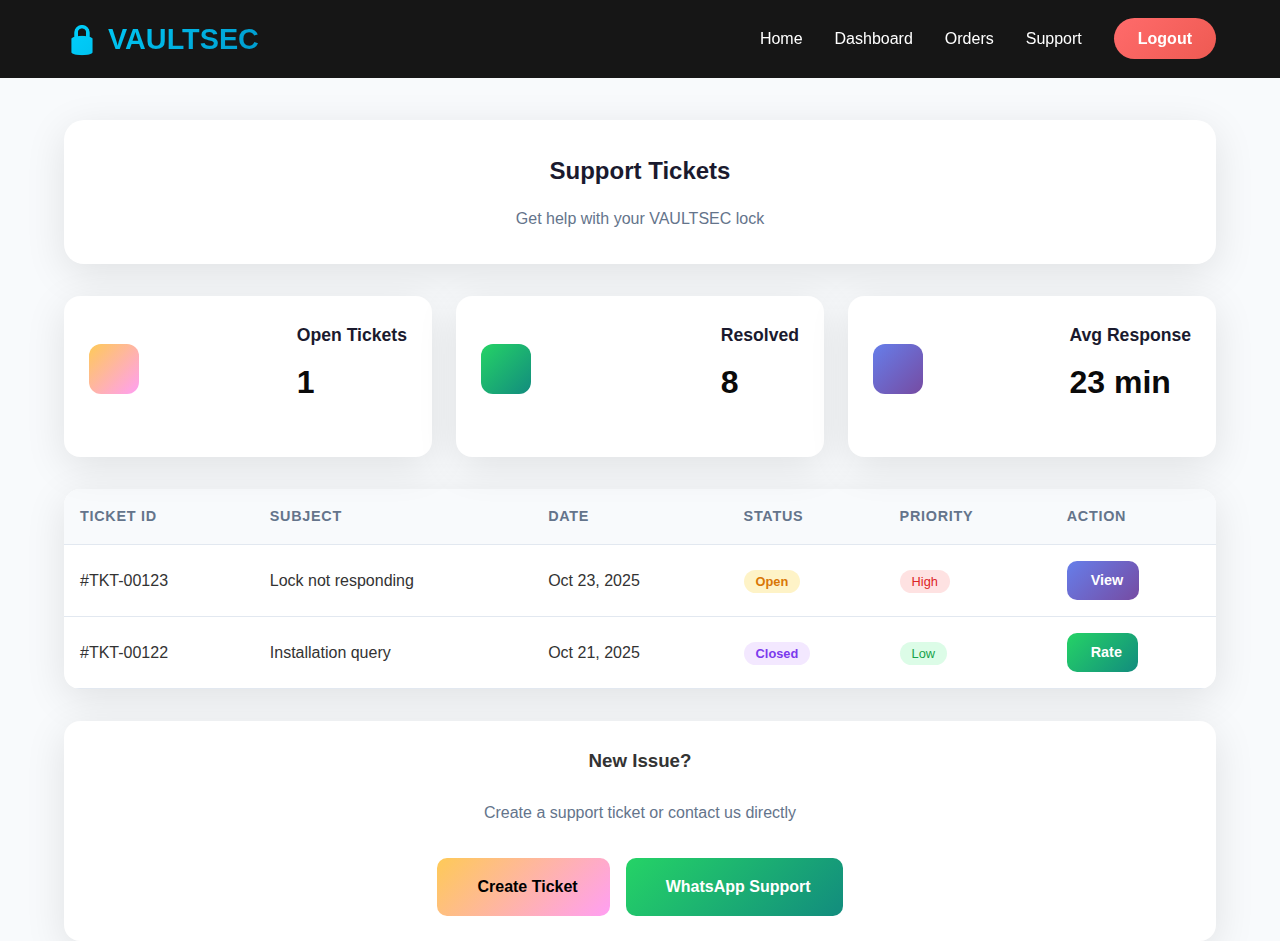
<file: tickets.html>
<!DOCTYPE html>
<html lang="en">
<head>
    <meta charset="UTF-8">
    <meta name="viewport" content="width=device-width, initial-scale=1.0">
    <title>Support Tickets - VAULTSEC</title>
    <link rel="stylesheet" href="style.css">
</head>
<body>
    <!-- NAVBAR -->
    <nav class="navbar">
        <div class="nav-container container">
            <div class="logo">🔒 VAULTSEC</div>
            <ul class="nav-menu">
                <li><a href="index.html" class="nav-link">Home</a></li>
                <li><a href="customer-dashboard.html" class="nav-link">Dashboard</a></li>
                <li><a href="orders.html" class="nav-link">Orders</a></li>
                <li><a href="#" class="nav-link active">Support</a></li>
                <li><a href="login.html" class="btn-logout">Logout</a></li>
            </ul>
        </div>
    </nav>

    <div class="container" style="padding-top: 120px;">
        <!-- HEADER -->
        <div class="dashboard-header">
            <h1 class="welcome-user">Support Tickets</h1>
            <p style="color: #64748b; margin-top: 1rem;">Get help with your VAULTSEC lock</p>
        </div>

        <!-- TICKET STATS -->
        <div class="dashboard-grid">
            <div class="card">
                <div class="card-header">
                    <div class="card-icon icon-warning">
                        <i class="fas fa-clock"></i>
                    </div>
                    <div>
                        <div class="card-title">Open Tickets</div>
                        <div class="card-value">1</div>
                    </div>
                </div>
            </div>
            <div class="card">
                <div class="card-header">
                    <div class="card-icon icon-success">
                        <i class="fas fa-check-circle"></i>
                    </div>
                    <div>
                        <div class="card-title">Resolved</div>
                        <div class="card-value">8</div>
                    </div>
                </div>
            </div>
            <div class="card">
                <div class="card-header">
                    <div class="card-icon icon-primary">
                        <i class="fas fa-headset"></i>
                    </div>
                    <div>
                        <div class="card-title">Avg Response</div>
                        <div class="card-value">23 min</div>
                    </div>
                </div>
            </div>
        </div>

        <!-- TICKETS TABLE -->
        <div class="table-responsive">
            <table class="table">
                <thead>
                    <tr>
                        <th>Ticket ID</th>
                        <th>Subject</th>
                        <th>Date</th>
                        <th>Status</th>
                        <th>Priority</th>
                        <th>Action</th>
                    </tr>
                </thead>
                <tbody>
                    <tr>
                        <td>#TKT-00123</td>
                        <td>Lock not responding</td>
                        <td>Oct 23, 2025</td>
                        <td><span class="status pending">Open</span></td>
                        <td><span style="background: #fee2e2; color: #dc2626; padding: 0.25rem 0.75rem; border-radius: 20px; font-size: 0.8rem;">High</span></td>
                        <td>
                            <a href="#" class="btn-action btn-primary" style="padding: 0.5rem 1rem; font-size: 0.9rem;">
                                <i class="fas fa-comments"></i> View
                            </a>
                        </td>
                    </tr>
                    <tr>
                        <td>#TKT-00122</td>
                        <td>Installation query</td>
                        <td>Oct 21, 2025</td>
                        <td><span class="status closed">Closed</span></td>
                        <td><span style="background: #dcfce7; color: #16a34a; padding: 0.25rem 0.75rem; border-radius: 20px; font-size: 0.8rem;">Low</span></td>
                        <td>
                            <a href="#" class="btn-action btn-success" style="padding: 0.5rem 1rem; font-size: 0.9rem;">
                                <i class="fas fa-star"></i> Rate
                            </a>
                        </td>
                    </tr>
                </tbody>
            </table>
        </div>

        <!-- CREATE TICKET -->
        <div class="card" style="margin-top: 2rem; text-align: center;">
            <h3 style="margin-bottom: 1.5rem;"><i class="fas fa-plus-circle"></i> New Issue?</h3>
            <p style="color: #64748b; margin-bottom: 2rem;">Create a support ticket or contact us directly</p>
            <div style="display: flex; gap: 1rem; justify-content: center; flex-wrap: wrap;">
                <a href="#" class="btn-action btn-warning" style="padding: 1rem 2rem;">
                    <i class="fas fa-edit"></i> Create Ticket
                </a>
                <a href="#" class="btn-action btn-success" style="padding: 1rem 2rem;">
                    <i class="fab fa-whatsapp"></i> WhatsApp Support
                </a>
            </div>
        </div>
    </div>
</body>
</html>
</file>
<file: style.css>
/* VAULTSEC MASTER CSS - COPY TO style.css */
@import url('https://fonts.googleapis.com/css2?family=Inter:wght@300;400;500;600;700;800&display=swap');
@import url('https://cdnjs.cloudflare.com/ajax/libs/font-awesome/6.4.0/css/all.min.css');

* {
    margin: 0;
    padding: 0;
    box-sizing: border-box;
}

:root {
    --primary: linear-gradient(135deg, #667eea 0%, #764ba2 100%);
    --secondary: linear-gradient(135deg, #00d4ff 0%, #0099cc 100%);
    --success: linear-gradient(135deg, #25D366 0%, #128C7E 100%);
    --danger: linear-gradient(135deg, #ff6b6b 0%, #ee5a52 100%);
    --warning: linear-gradient(135deg, #feca57 0%, #ff9ff3 100%);
    --dark: #0a0a0a;
    --light: #f8fafc;
    --shadow: 0 10px 40px rgba(0,0,0,0.1);
    --shadow-lg: 0 20px 60px rgba(0,0,0,0.15);
}

/* BASE STYLES */
body {
    font-family: 'Inter', sans-serif;
    line-height: 1.6;
    color: #333;
    background: #f8fafc;
}

.container {
    max-width: 1200px;
    margin: 0 auto;
    padding: 0 1.5rem;
}

/* NAVBAR */
.navbar {
    background: rgba(10, 10, 10, 0.95);
    backdrop-filter: blur(20px);
    position: fixed;
    top: 0;
    left: 0;
    right: 0;
    z-index: 1000;
    padding: 1rem 0;
    transition: all 0.3s ease;
}

.nav-container {
    display: flex;
    justify-content: space-between;
    align-items: center;
}

.logo {
    font-size: 1.8rem;
    font-weight: 800;
    background: var(--secondary);
    -webkit-background-clip: text;
    -webkit-text-fill-color: transparent;
    background-clip: text;
}

.nav-menu {
    display: flex;
    list-style: none;
    gap: 2rem;
    align-items: center;
}

.nav-link {
    color: white;
    text-decoration: none;
    font-weight: 500;
    transition: color 0.3s ease;
}

.nav-link:hover {
    color: #00d4ff;
}

.btn-login {
    background: var(--success);
    color: white;
    padding: 0.75rem 1.5rem;
    border-radius: 50px;
    text-decoration: none;
    font-weight: 600;
    transition: all 0.3s ease;
}

.btn-login:hover {
    transform: translateY(-2px);
    box-shadow: 0 10px 25px rgba(37, 211, 102, 0.3);
}

.btn-logout {
    background: var(--danger);
    color: white;
    padding: 0.75rem 1.5rem;
    border-radius: 50px;
    text-decoration: none;
    font-weight: 600;
}

/* DASHBOARD CARDS */
.dashboard-grid {
    display: grid;
    grid-template-columns: repeat(auto-fit, minmax(280px, 1fr));
    gap: 1.5rem;
    margin-top: 2rem;
}

.card {
    background: white;
    border-radius: 16px;
    padding: 1.5rem;
    box-shadow: var(--shadow);
    transition: all 0.3s ease;
    border: 1px solid rgba(255,255,255,0.2);
}

.card:hover {
    transform: translateY(-5px);
    box-shadow: var(--shadow-lg);
}

.card-header {
    display: flex;
    justify-content: space-between;
    align-items: center;
    margin-bottom: 1rem;
}

.card-icon {
    width: 50px;
    height: 50px;
    border-radius: 12px;
    display: flex;
    align-items: center;
    justify-content: center;
    font-size: 1.25rem;
    color: white;
}

.icon-primary { background: var(--primary); }
.icon-success { background: var(--success); }
.icon-warning { background: var(--warning); }
.icon-danger { background: var(--danger); }

.card-title {
    font-size: 1.1rem;
    font-weight: 600;
    color: #1a1a2e;
}

.card-value {
    font-size: 2rem;
    font-weight: 700;
    color: #0a0a0a;
    margin: 0.5rem 0;
}

.card-change {
    font-size: 0.9rem;
    font-weight: 500;
}

/* ORDER/TICKET TABLE */
.table-responsive {
    background: white;
    border-radius: 16px;
    overflow: hidden;
    box-shadow: var(--shadow);
    margin-top: 2rem;
}

.table {
    width: 100%;
    border-collapse: collapse;
}

.table th,
.table td {
    padding: 1rem;
    text-align: left;
    border-bottom: 1px solid #e2e8f0;
}

.table th {
    background: #f8fafc;
    font-weight: 600;
    color: #64748b;
    font-size: 0.9rem;
    text-transform: uppercase;
    letter-spacing: 0.05em;
}

.table tbody tr:hover {
    background: #f8fafc;
}

.status {
    padding: 0.25rem 0.75rem;
    border-radius: 20px;
    font-size: 0.8rem;
    font-weight: 600;
}

.status.pending { background: #fef3c7; color: #d97706; }
.status.confirmed { background: #dcfce7; color: #16a34a; }
.status.delivered { background: #dbeafe; color: #2563eb; }
.status.closed { background: #f3e8ff; color: #7c3aed; }

/* LOGIN PAGE */
.login-container {
    min-height: 100vh;
    display: flex;
    align-items: center;
    justify-content: center;
    background: linear-gradient(135deg, #667eea 0%, #764ba2 100%);
}

.login-card {
    background: white;
    padding: 3rem;
    border-radius: 24px;
    box-shadow: var(--shadow-lg);
    width: 100%;
    max-width: 450px;
}

.login-tabs {
    display: flex;
    margin-bottom: 2rem;
    border-radius: 12px;
    overflow: hidden;
    background: #f1f5f9;
}

.tab-btn {
    flex: 1;
    padding: 1rem;
    border: none;
    background: none;
    font-weight: 600;
    cursor: pointer;
    transition: all 0.3s ease;
}

.tab-btn.active {
    background: var(--primary);
    color: white;
}

.login-form {
    display: none;
}

.login-form.active {
    display: block;
    animation: fadeIn 0.3s ease;
}

@keyframes fadeIn {
    from { opacity: 0; transform: translateY(10px); }
    to { opacity: 1; transform: translateY(0); }
}

.form-group {
    margin-bottom: 1.5rem;
}

.form-group label {
    display: block;
    margin-bottom: 0.5rem;
    font-weight: 500;
    color: #374151;
}

.form-group input {
    width: 100%;
    padding: 1rem;
    border: 2px solid #e5e7eb;
    border-radius: 12px;
    font-size: 1rem;
    transition: all 0.3s ease;
}

.form-group input:focus {
    outline: none;
    border-color: #00d4ff;
    box-shadow: 0 0 0 3px rgba(0, 212, 255, 0.1);
}

.btn-submit {
    width: 100%;
    padding: 1.2rem;
    background: var(--success);
    color: white;
    border: none;
    border-radius: 12px;
    font-size: 1.1rem;
    font-weight: 600;
    cursor: pointer;
    transition: all 0.3s ease;
}

.btn-submit:hover {
    transform: translateY(-2px);
    box-shadow: 0 10px 25px rgba(37, 211, 102, 0.3);
}

/* DASHBOARD HEADER */
.dashboard-header {
    background: white;
    padding: 2rem;
    border-radius: 20px;
    box-shadow: var(--shadow);
    margin-bottom: 2rem;
    text-align: center;
}

.welcome-user {
    font-size: 1.5rem;
    font-weight: 600;
    color: #1a1a2e;
    margin-bottom: 0.5rem;
}

.user-role {
    background: var(--primary);
    color: white;
    padding: 0.5rem 1.5rem;
    border-radius: 50px;
    font-size: 0.9rem;
    font-weight: 500;
    display: inline-block;
}

/* ACTION BUTTONS */
.btn-action {
    padding: 0.75rem 1.5rem;
    border-radius: 10px;
    text-decoration: none;
    font-weight: 600;
    display: inline-flex;
    align-items: center;
    gap: 0.5rem;
    transition: all 0.3s ease;
    border: none;
    cursor: pointer;
}

.btn-success { background: var(--success); color: white; }
.btn-warning { background: var(--warning); color: #000; }
.btn-danger { background: var(--danger); color: white; }
.btn-primary { background: var(--primary); color: white; }

.btn-action:hover {
    transform: translateY(-2px);
    box-shadow: var(--shadow);
}

/* SOCIAL MEDIA */
.social-links {
    display: flex;
    gap: 1rem;
    justify-content: center;
    margin-top: 2rem;
}

.social-link {
    width: 50px;
    height: 50px;
    border-radius: 12px;
    display: flex;
    align-items: center;
    justify-content: center;
    color: white;
    text-decoration: none;
    font-size: 1.2rem;
    transition: all 0.3s ease;
}

.social-whatsapp { background: #25D366; }
.social-instagram { background: linear-gradient(45deg, #f09433 0%,#e6683c 25%,#dc2743 50%,#cc2366 75%,#bc1888 100%); }
.social-youtube { background: #FF0000; }
.social-facebook { background: #1877F2; }

/* RESPONSIVE */
@media (max-width: 768px) {
    .nav-menu {
        flex-direction: column;
        gap: 1rem;
    }
    
    .dashboard-grid {
        grid-template-columns: 1fr;
    }
    
    .login-card {
        margin: 1rem;
        padding: 2rem;
    }
}

/* UTILITY CLASSES */
.text-center { text-align: center; }
.mb-4 { margin-bottom: 1.5rem; }
.mt-4 { margin-top: 1.5rem; }
.p-4 { padding: 1.5rem; }
</file>
